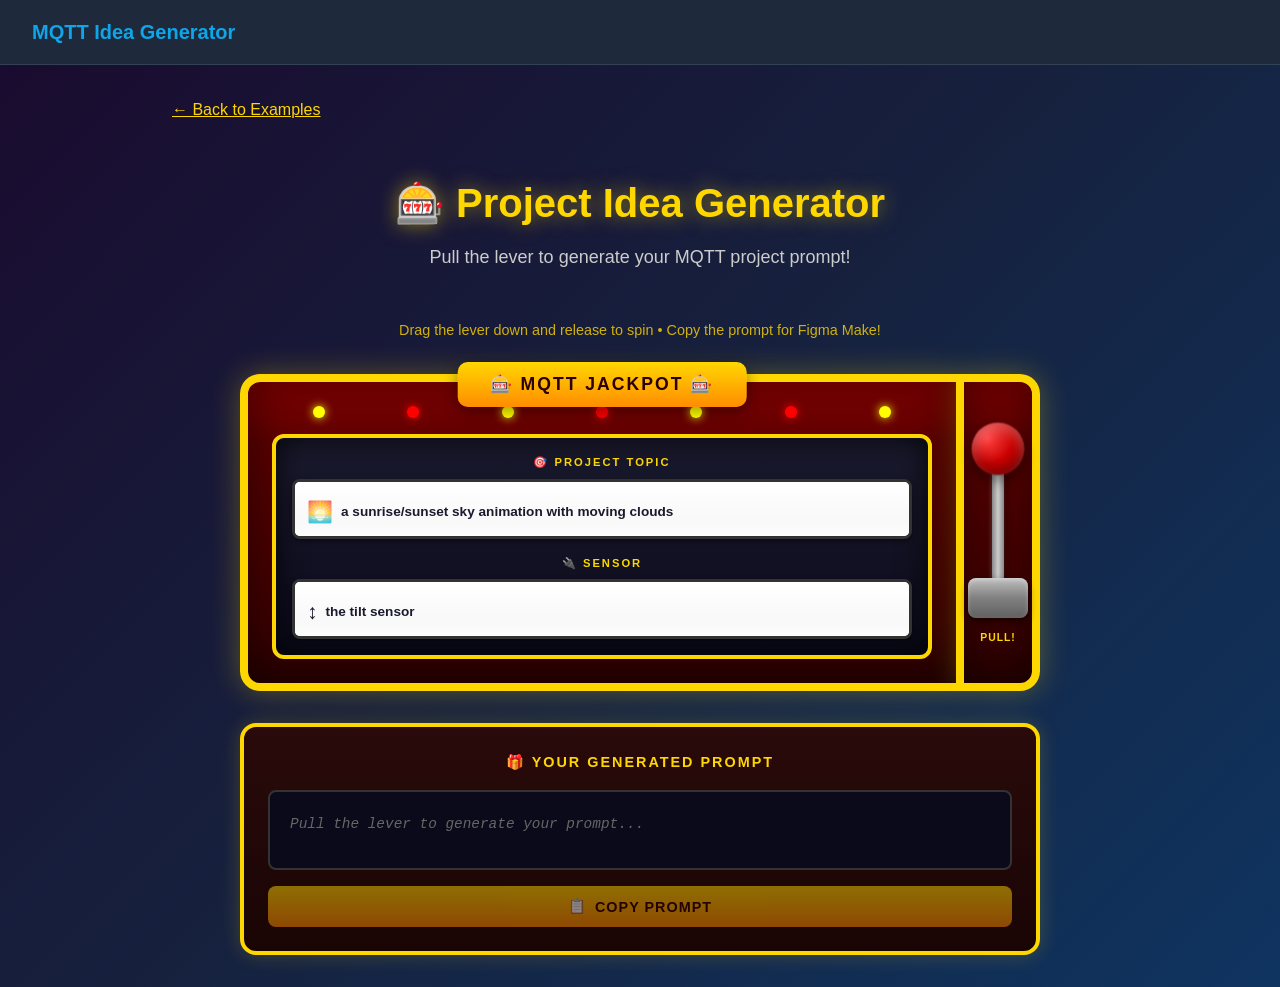
<file: pages/idea-generator.html>
<!DOCTYPE html>
<html lang="en">
<head>
    <meta charset="UTF-8">
    <meta name="viewport" content="width=device-width, initial-scale=1.0">
    <title>MQTT Idea Generator</title>
    <link rel="stylesheet" href="../css/styles.css">
    <style>
        body {
            background: linear-gradient(135deg, #1a0a2e 0%, #16213e 50%, #0f3460 100%);
            min-height: 100vh;
        }

        .container {
            max-width: 1000px;
        }

        .hero h1 {
            color: #ffd700;
            text-shadow: 0 0 20px rgba(255, 215, 0, 0.5);
        }

        .back-link {
            color: #ffd700;
        }

        .back-link:hover {
            color: #fff;
        }

        .slot-machine-wrapper {
            display: flex;
            justify-content: center;
            align-items: stretch;
            gap: 0;
            margin: 2rem auto;
            max-width: 800px;
        }

        .slot-machine {
            flex: 1;
            background: linear-gradient(180deg, #8B0000 0%, #5c0000 20%, #3d0000 80%, #2a0000 100%);
            border: 8px solid #ffd700;
            border-right: 4px solid #ffd700;
            border-radius: 20px 0 0 20px;
            padding: 1.5rem;
            box-shadow: 
                0 0 30px rgba(255, 215, 0, 0.3),
                inset 0 0 50px rgba(0, 0, 0, 0.5);
            position: relative;
        }

        .slot-machine::before {
            content: '🎰 MQTT JACKPOT 🎰';
            position: absolute;
            top: -20px;
            left: 50%;
            transform: translateX(-50%);
            background: linear-gradient(180deg, #ffd700, #ff8c00);
            color: #2a0000;
            padding: 0.5rem 2rem;
            border-radius: 10px;
            font-weight: 900;
            font-size: 1.1rem;
            letter-spacing: 2px;
            box-shadow: 0 4px 15px rgba(0, 0, 0, 0.4);
            white-space: nowrap;
        }

        .reels-container {
            display: flex;
            flex-direction: column;
            gap: 1rem;
            background: linear-gradient(180deg, #1a1a2e, #0a0a1a);
            border: 4px solid #ffd700;
            border-radius: 12px;
            padding: 1rem;
            box-shadow: inset 0 0 30px rgba(0, 0, 0, 0.8);
        }

        .reel {
            width: 100%;
        }

        .reel-label {
            text-align: center;
            font-size: 0.7rem;
            color: #ffd700;
            margin-bottom: 0.4rem;
            text-transform: uppercase;
            letter-spacing: 2px;
            font-weight: 700;
        }

        .reel-window {
            background: linear-gradient(180deg, #fff 0%, #f0f0f0 50%, #fff 100%);
            border: 3px solid #333;
            border-radius: 8px;
            height: 60px;
            overflow: hidden;
            position: relative;
            box-shadow: 
                inset 0 5px 15px rgba(0, 0, 0, 0.3),
                0 2px 5px rgba(0, 0, 0, 0.5);
        }

        .reel-window::before,
        .reel-window::after {
            content: '';
            position: absolute;
            left: 0;
            right: 0;
            height: 15px;
            z-index: 2;
            pointer-events: none;
        }

        .reel-window::before {
            top: 0;
            background: linear-gradient(to bottom, rgba(255,255,255,0.9), transparent);
        }

        .reel-window::after {
            bottom: 0;
            background: linear-gradient(to top, rgba(255,255,255,0.9), transparent);
        }

        .reel-strip {
            display: flex;
            flex-direction: column;
            transition: transform 0.1s ease-out;
        }

        .reel-strip.spinning {
            transition: none;
        }

        .reel-item {
            height: 60px;
            display: flex;
            align-items: center;
            justify-content: flex-start;
            padding: 0.5rem 0.75rem;
            text-align: left;
            font-size: 0.85rem;
            font-weight: 600;
            gap: 0.5rem;
            color: #1a1a2e;
            background: linear-gradient(180deg, #fff, #f5f5f5);
        }

        .reel-item .emoji {
            font-size: 1.3rem;
            flex-shrink: 0;
        }

        .reel-item span:last-child {
            line-height: 1.2;
        }

        /* Lever side panel */
        .lever-panel {
            width: 80px;
            background: linear-gradient(180deg, #8B0000 0%, #5c0000 20%, #3d0000 80%, #2a0000 100%);
            border: 8px solid #ffd700;
            border-left: 4px solid #ffd700;
            border-radius: 0 20px 20px 0;
            display: flex;
            flex-direction: column;
            align-items: center;
            justify-content: center;
            padding: 1rem 0.5rem;
            box-shadow: 
                0 0 30px rgba(255, 215, 0, 0.3),
                inset 0 0 50px rgba(0, 0, 0, 0.5);
            perspective: 500px;
            overflow: visible;
        }

        .lever-wrapper {
            position: relative;
            width: 50px;
            height: 200px;
            cursor: grab;
            user-select: none;
            -webkit-user-select: none;
            transform-style: preserve-3d;
        }

        .lever-wrapper:active {
            cursor: grabbing;
        }

        .lever-slot {
            display: none;
        }

        .lever-base {
            position: absolute;
            bottom: 0;
            left: 50%;
            transform: translateX(-50%);
            width: 60px;
            height: 40px;
            background: linear-gradient(180deg, #c0c0c0, #808080, #606060);
            border-radius: 8px;
            box-shadow: 
                0 4px 8px rgba(0,0,0,0.5),
                inset 0 2px 4px rgba(255,255,255,0.3);
        }

        .lever-arm {
            position: absolute;
            left: 50%;
            bottom: 35px;
            width: 12px;
            height: 130px;
            background: linear-gradient(to right, #888, #ccc, #888);
            transform-origin: center bottom;
            transform: translateX(-50%) rotateX(0deg);
            border-radius: 6px;
            transition: transform 0.1s ease-out;
            box-shadow: 
                2px 2px 8px rgba(0,0,0,0.4),
                -1px -1px 4px rgba(255,255,255,0.2);
            transform-style: preserve-3d;
        }

        .lever-arm.pulled {
            transform: translateX(-50%) rotateX(-50deg);
            transition: transform 0.15s ease-out;
        }

        .lever-arm.releasing {
            transform: translateX(-50%) rotateX(0deg);
            transition: transform 0.3s cubic-bezier(0.68, -0.55, 0.265, 1.55);
        }

        .lever-ball {
            position: absolute;
            top: -25px;
            left: 50%;
            transform: translateX(-50%) translateZ(25px);
            width: 50px;
            height: 50px;
            background: radial-gradient(circle at 30% 30%, #ff4444, #cc0000, #880000);
            border-radius: 50%;
            box-shadow: 
                0 6px 12px rgba(0,0,0,0.4),
                inset 0 -6px 12px rgba(0,0,0,0.3),
                inset 0 6px 12px rgba(255,255,255,0.3);
        }

        .lever-label {
            font-size: 0.65rem;
            color: #ffd700;
            text-align: center;
            margin-top: 0.75rem;
            text-transform: uppercase;
            letter-spacing: 1px;
            font-weight: 700;
        }

        .lever-wrapper.disabled {
            opacity: 0.5;
            cursor: not-allowed;
            pointer-events: none;
        }

        /* Decorative lights */
        .lights {
            display: flex;
            justify-content: space-around;
            margin-bottom: 1rem;
        }

        .light {
            width: 12px;
            height: 12px;
            border-radius: 50%;
            animation: blink 0.5s ease-in-out infinite alternate;
        }

        .light:nth-child(odd) { background: #ff0; box-shadow: 0 0 10px #ff0; }
        .light:nth-child(even) { background: #f00; box-shadow: 0 0 10px #f00; animation-delay: 0.25s; }

        .lights.spinning .light {
            animation: blink 0.1s ease-in-out infinite alternate;
        }

        @keyframes blink {
            0% { opacity: 0.4; }
            100% { opacity: 1; }
        }

        /* Prompt output */
        .prompt-output {
            margin-top: 2rem;
            background: linear-gradient(180deg, #2a0a0a, #1a0505);
            border: 4px solid #ffd700;
            border-radius: 16px;
            padding: 1.5rem;
            max-width: 800px;
            margin-left: auto;
            margin-right: auto;
            box-shadow: 0 0 20px rgba(255, 215, 0, 0.2);
        }

        .prompt-output h3 {
            font-size: 0.9rem;
            color: #ffd700;
            margin-bottom: 1rem;
            text-transform: uppercase;
            letter-spacing: 2px;
            text-align: center;
        }

        .prompt-text {
            background: #0a0a1a;
            border: 2px solid #333;
            border-radius: 8px;
            padding: 1.25rem;
            font-family: 'Monaco', 'Menlo', monospace;
            font-size: 0.9rem;
            line-height: 1.8;
            color: #f0f0f0;
            min-height: 80px;
        }

        .prompt-text .highlight {
            color: #ffd700;
            font-weight: 600;
        }

        .prompt-text .sensor {
            color: #00ff88;
            font-weight: 600;
        }

        .copy-button {
            margin-top: 1rem;
            width: 100%;
            padding: 0.75rem;
            background: linear-gradient(180deg, #ffd700, #ff8c00);
            color: #2a0000;
            border: none;
            border-radius: 8px;
            cursor: pointer;
            font-size: 0.9rem;
            font-weight: 700;
            transition: all 0.2s;
            display: flex;
            align-items: center;
            justify-content: center;
            gap: 0.5rem;
            text-transform: uppercase;
            letter-spacing: 1px;
        }

        .copy-button:hover {
            transform: scale(1.02);
            box-shadow: 0 0 15px rgba(255, 215, 0, 0.5);
        }

        .copy-button:disabled {
            opacity: 0.5;
            cursor: not-allowed;
            transform: none;
        }

        .copy-button.copied {
            background: linear-gradient(180deg, #00ff88, #00cc66);
        }

        .instructions {
            text-align: center;
            color: #ffd700;
            margin-bottom: 1rem;
            font-size: 0.9rem;
            opacity: 0.8;
        }

        /* Win animation */
        @keyframes jackpot {
            0%, 100% { transform: scale(1); }
            50% { transform: scale(1.02); }
        }

        .slot-machine-wrapper.winner {
            animation: jackpot 0.3s ease-in-out 3;
        }

        .winner .lights .light {
            animation: blink 0.08s ease-in-out infinite alternate;
        }
    </style>
</head>
<body>
    <nav class="navbar">
        <div class="nav-brand">MQTT Idea Generator</div>
    </nav>

    <main class="container">
        <a href="../index.html" class="back-link">← Back to Examples</a>
        
        <section class="hero">
            <h1>🎰 Project Idea Generator</h1>
            <p style="color: #ccc;">Pull the lever to generate your MQTT project prompt!</p>
        </section>

        <p class="instructions">
            Drag the lever down and release to spin • Copy the prompt for Figma Make!
        </p>

        <div class="slot-machine-wrapper" id="slotMachineWrapper">
            <div class="slot-machine">
                <div class="lights" id="lights">
                    <div class="light"></div>
                    <div class="light"></div>
                    <div class="light"></div>
                    <div class="light"></div>
                    <div class="light"></div>
                    <div class="light"></div>
                    <div class="light"></div>
                </div>
                
                <div class="reels-container">
                    <div class="reel">
                        <div class="reel-label">🎯 Project Topic</div>
                        <div class="reel-window" id="topicReel">
                            <div class="reel-strip" id="topicStrip"></div>
                        </div>
                    </div>
                    
                    <div class="reel">
                        <div class="reel-label">🔌 Sensor</div>
                        <div class="reel-window" id="sensorReel">
                            <div class="reel-strip" id="sensorStrip"></div>
                        </div>
                    </div>
                </div>
            </div>

            <div class="lever-panel">
                <div class="lever-wrapper" id="leverWrapper">
                    <div class="lever-slot"></div>
                    <div class="lever-arm" id="leverArm">
                        <div class="lever-ball"></div>
                    </div>
                    <div class="lever-base"></div>
                </div>
                <div class="lever-label">Pull!</div>
            </div>
        </div>

        <div class="prompt-output">
            <h3>🎁 Your Generated Prompt</h3>
            <div class="prompt-text" id="promptText">
                <em style="color: #666;">Pull the lever to generate your prompt...</em>
            </div>
            <button class="copy-button" id="copyBtn" disabled>
                <span>📋</span> Copy Prompt
            </button>
        </div>
    </main>

    <script>
        const topics = [
            { emoji: '🌅', text: 'a sunrise/sunset sky animation with moving clouds' },
            { emoji: '🌊', text: 'an ocean wave simulator with boats bobbing on the water' },
            { emoji: '🎠', text: 'a carousel/merry-go-round with spinning horses' },
            { emoji: '🌸', text: 'a flower garden where flowers bloom and close' },
            { emoji: '🎈', text: 'floating balloons that rise and pop' },
            { emoji: '🏔️', text: 'a mountain scene with moving cable cars' },
            { emoji: '🚂', text: 'a train that speeds up and slows down on tracks' },
            { emoji: '🎡', text: 'a ferris wheel with glowing cabins at night' },
            { emoji: '🌋', text: 'a volcano that erupts with lava particles' },
            { emoji: '🦋', text: 'butterflies that flutter around a meadow' },
            { emoji: '🌈', text: 'a rainbow that fades in and out with rain' },
            { emoji: '🎪', text: 'a circus tent with animated performers' },
            { emoji: '🏄', text: 'a surfer riding waves of different heights' },
            { emoji: '🎸', text: 'guitar strings that vibrate and make visual sound waves' },
            { emoji: '🌙', text: 'a starry night sky with shooting stars' },
            { emoji: '🐟', text: 'an aquarium with fish swimming at different speeds' },
            { emoji: '🎃', text: 'a jack-o-lantern with flickering candle glow' },
            { emoji: '❄️', text: 'a snow globe with swirling snowflakes' },
            { emoji: '🔥', text: 'a campfire with dancing flames and smoke' },
            { emoji: '🌻', text: 'sunflowers that follow a moving sun across the sky' },
            { emoji: '🎆', text: 'a fireworks display that launches on command' },
            { emoji: '🦜', text: 'birds that fly across the screen in formation' },
            { emoji: '⛵', text: 'a sailboat that tilts and moves with the wind' },
            { emoji: '🌪️', text: 'a tornado that grows and shrinks in intensity' },
            { emoji: '🎹', text: 'piano keys that light up and play notes visually' }
        ];

        const sensors = [
            // Hardware sensors
            { emoji: '↕️', text: 'the tilt sensor', desc: 'to control movement based on orientation' },
            { emoji: '🎚️', text: 'the potentiometer', desc: 'to smoothly control intensity or speed' },
            { emoji: '☀️', text: 'the LDR (light sensor)', desc: 'to react to ambient light levels' },
            { emoji: '🔘', text: 'button A', desc: 'to trigger actions on press' },
            { emoji: '⭕', text: 'button B', desc: 'to toggle states or modes' },
            { emoji: '🔘⭕', text: 'both buttons together', desc: 'for start/stop or dual controls' },
            { emoji: '↕️🎚️', text: 'the tilt sensor combined with the potentiometer', desc: 'for direction and speed control' },
            { emoji: '☀️🎚️', text: 'the LDR combined with the potentiometer', desc: 'mixing environmental and manual input' },
            { emoji: '↕️☀️', text: 'the tilt sensor combined with the LDR', desc: 'for motion and light-reactive behavior' },
            // Phone sensors
            { emoji: '📱', text: 'the phone accelerometer (phone/sensors/accelerometer)', desc: 'to detect phone movement and shaking' },
            { emoji: '🔄', text: 'the phone gyroscope (phone/sensors/gyroscope)', desc: 'to track phone rotation speed' },
            { emoji: '🧭', text: 'the phone magnetometer (phone/sensors/magnetometer)', desc: 'to detect compass direction and magnetic fields' },
            { emoji: '📐', text: 'the phone rotation sensor (phone/sensors/rotation)', desc: 'to control with phone tilt (pitch, yaw, roll)' },
            { emoji: '🎤', text: 'the phone microphone (phone/sensors/microphone)', desc: 'to react to sound levels and volume' },
            { emoji: '🌡️', text: 'the phone barometer (phone/sensors/barometer)', desc: 'to detect air pressure changes' },
            { emoji: '👟', text: 'the phone pedometer (phone/sensors/pedometer)', desc: 'to count steps and track walking' },
            { emoji: '📱↕️', text: 'phone rotation combined with hardware tilt', desc: 'for dual-device orientation control' },
            { emoji: '🎤🎚️', text: 'phone microphone combined with potentiometer', desc: 'for sound-reactive intensity control' }
        ];

        const BROKER = 'wss://mqtt-public.xiduzo.com:443/mqtt';
        
        let isSpinning = false;
        let currentTopic = null;
        let currentSensor = null;

        const topicStrip = document.getElementById('topicStrip');
        const sensorStrip = document.getElementById('sensorStrip');
        const promptText = document.getElementById('promptText');
        const copyBtn = document.getElementById('copyBtn');
        const leverWrapper = document.getElementById('leverWrapper');
        const leverArm = document.getElementById('leverArm');
        const lights = document.getElementById('lights');
        const slotMachineWrapper = document.getElementById('slotMachineWrapper');

        // Initialize reels
        function initReels() {
            const topicItems = [...topics, ...topics, ...topics, ...topics];
            const sensorItems = [...sensors, ...sensors, ...sensors, ...sensors];

            topicStrip.innerHTML = topicItems.map(t => `
                <div class="reel-item">
                    <span class="emoji">${t.emoji}</span>
                    <span>${t.text}</span>
                </div>
            `).join('');

            sensorStrip.innerHTML = sensorItems.map(s => `
                <div class="reel-item">
                    <span class="emoji">${s.emoji}</span>
                    <span>${s.text}</span>
                </div>
            `).join('');
        }

        function spin() {
            if (isSpinning) return;
            
            isSpinning = true;
            leverWrapper.classList.add('disabled');
            lights.classList.add('spinning');
            copyBtn.disabled = true;

            const topicIndex = Math.floor(Math.random() * topics.length);
            const sensorIndex = Math.floor(Math.random() * sensors.length);

            currentTopic = topics[topicIndex];
            currentSensor = sensors[sensorIndex];

            const itemHeight = 60;
            const spins = 3;
            
            topicStrip.classList.add('spinning');
            sensorStrip.classList.add('spinning');

            let topicPos = 0;
            let sensorPos = 0;
            const topicTarget = (spins * topics.length + topicIndex) * itemHeight;
            const sensorTarget = (spins * sensors.length + sensorIndex) * itemHeight;
            
            const duration = 2500;
            const startTime = Date.now();

            function animate() {
                const elapsed = Date.now() - startTime;
                const progress = Math.min(elapsed / duration, 1);
                const eased = 1 - Math.pow(1 - progress, 3);
                
                topicPos = eased * topicTarget;
                sensorPos = eased * sensorTarget;

                topicStrip.style.transform = `translateY(-${topicPos % (topics.length * itemHeight)}px)`;
                sensorStrip.style.transform = `translateY(-${sensorPos % (sensors.length * itemHeight)}px)`;

                if (progress < 1) {
                    requestAnimationFrame(animate);
                } else {
                    finishSpin(topicIndex, sensorIndex);
                }
            }

            requestAnimationFrame(animate);
        }

        function finishSpin(topicIndex, sensorIndex) {
            topicStrip.classList.remove('spinning');
            sensorStrip.classList.remove('spinning');
            
            topicStrip.style.transform = `translateY(-${topicIndex * 60}px)`;
            sensorStrip.style.transform = `translateY(-${sensorIndex * 60}px)`;

            // Winner animation
            slotMachineWrapper.classList.add('winner');
            setTimeout(() => slotMachineWrapper.classList.remove('winner'), 1000);

            generatePrompt();

            isSpinning = false;
            leverWrapper.classList.remove('disabled');
            lights.classList.remove('spinning');
            copyBtn.disabled = false;
        }

        function generatePrompt() {
            const promptString = `Using MQTT with the broker \`${BROKER}\` build me ${currentTopic.text} using ${currentSensor.text} ${currentSensor.desc}.`;
            
            promptText.innerHTML = `
                Using MQTT with the broker <span class="highlight">\`${BROKER}\`</span> build me 
                <span class="highlight">${currentTopic.text}</span> 
                using <span class="sensor">${currentSensor.text}</span> ${currentSensor.desc}.
            `;

            promptText.dataset.plainText = promptString;
        }

        async function copyPrompt() {
            const text = promptText.dataset.plainText;
            if (!text) return;

            try {
                await navigator.clipboard.writeText(text);
                copyBtn.classList.add('copied');
                copyBtn.innerHTML = '<span>✅</span> Copied!';
                
                setTimeout(() => {
                    copyBtn.classList.remove('copied');
                    copyBtn.innerHTML = '<span>📋</span> Copy Prompt';
                }, 2000);
            } catch (err) {
                console.error('Failed to copy:', err);
            }
        }

        copyBtn.addEventListener('click', copyPrompt);

        // Lever interaction
        let isDragging = false;
        let startY = 0;
        let leverPulled = false;

        function handleLeverStart(e) {
            if (isSpinning) return;
            isDragging = true;
            startY = e.type.includes('touch') ? e.touches[0].clientY : e.clientY;
            e.preventDefault();
        }

        function handleLeverMove(e) {
            if (!isDragging || isSpinning) return;
            
            const currentY = e.type.includes('touch') ? e.touches[0].clientY : e.clientY;
            const deltaY = currentY - startY;
            
            if (deltaY > 40 && !leverPulled) {
                leverPulled = true;
                leverArm.classList.add('pulled');
            }
        }

        function handleLeverEnd() {
            if (!isDragging) return;
            isDragging = false;
            
            if (leverPulled && !isSpinning) {
                leverArm.classList.remove('pulled');
                leverArm.classList.add('releasing');
                
                setTimeout(() => {
                    leverArm.classList.remove('releasing');
                    spin();
                }, 150);
            }
            
            leverPulled = false;
        }

        leverWrapper.addEventListener('mousedown', handleLeverStart);
        document.addEventListener('mousemove', handleLeverMove);
        document.addEventListener('mouseup', handleLeverEnd);

        leverWrapper.addEventListener('touchstart', handleLeverStart, { passive: false });
        document.addEventListener('touchmove', handleLeverMove, { passive: false });
        document.addEventListener('touchend', handleLeverEnd);

        initReels();
    </script>
</body>
</html>
</file>
<file: css/styles.css>
* {
    margin: 0;
    padding: 0;
    box-sizing: border-box;
}

:root {
    --primary: #0ea5e9;
    --primary-dark: #0284c7;
    --secondary: #64748b;
    --success: #22c55e;
    --danger: #ef4444;
    --warning: #f59e0b;
    --bg: #0f172a;
    --bg-light: #1e293b;
    --text: #f1f5f9;
    --text-muted: #94a3b8;
    --border: #334155;
}

body {
    font-family: -apple-system, BlinkMacSystemFont, 'Segoe UI', Roboto, sans-serif;
    background: var(--bg);
    color: var(--text);
    line-height: 1.6;
    min-height: 100vh;
}

/* Navbar */
.navbar {
    display: flex;
    justify-content: space-between;
    align-items: center;
    padding: 1rem 2rem;
    background: var(--bg-light);
    border-bottom: 1px solid var(--border);
    position: relative;
    z-index: 1000;
}

.nav-brand {
    font-size: 1.25rem;
    font-weight: 600;
    color: var(--primary);
    text-decoration: none;
    cursor: pointer;
}

a.nav-brand:hover {
    opacity: 0.85;
}

/* Examples dropdown */
.nav-dropdown {
    position: relative;
}

.nav-dropdown-toggle {
    background: none;
    border: 1px solid var(--border);
    border-radius: 8px;
    color: var(--text-muted);
    font: inherit;
    padding: 0.4rem 0.8rem;
    cursor: pointer;
    transition: color 0.2s, border-color 0.2s;
}

.nav-dropdown-toggle:hover {
    color: var(--primary);
    border-color: var(--primary);
}

.nav-dropdown-menu {
    position: absolute;
    top: calc(100% + 0.5rem);
    right: 0;
    min-width: 180px;
    list-style: none;
    margin: 0;
    padding: 0.4rem;
    background: var(--bg-light);
    border: 1px solid var(--border);
    border-radius: 10px;
    box-shadow: 0 8px 24px rgba(0, 0, 0, 0.35);
    display: none;
    z-index: 1001;
    max-height: 70vh;
    overflow-y: auto;
}

.nav-dropdown.open .nav-dropdown-menu {
    display: block;
}

.nav-dropdown-menu li {
    list-style: none;
}

.nav-dropdown-menu a {
    display: block;
    padding: 0.5rem 0.75rem;
    border-radius: 6px;
    color: var(--text-muted);
    text-decoration: none;
    white-space: nowrap;
    transition: background 0.15s, color 0.15s;
}

.nav-dropdown-menu a:hover,
.nav-dropdown-menu a.active {
    color: var(--primary);
    background: rgba(225, 29, 72, 0.12);
}

.nav-links {
    display: flex;
    list-style: none;
    gap: 1.5rem;
}

.nav-links a {
    color: var(--text-muted);
    text-decoration: none;
    transition: color 0.2s;
}

.nav-links a:hover,
.nav-links a.active {
    color: var(--primary);
}

.nav-status {
    display: flex;
    align-items: center;
    gap: 0.5rem;
    font-size: 0.875rem;
    color: var(--text-muted);
}

/* Container */
.container {
    max-width: 1200px;
    margin: 0 auto;
    padding: 2rem;
}

/* Hero */
.hero {
    text-align: center;
    padding: 3rem 0;
}

.hero h1 {
    font-size: 2.5rem;
    margin-bottom: 0.5rem;
}

.hero p {
    color: var(--text-muted);
    font-size: 1.125rem;
}

/* Connection Status */
.connection-status {
    background: var(--bg-light);
    border-radius: 8px;
    padding: 1.5rem;
    margin-bottom: 2rem;
}

.connection-status h2 {
    font-size: 1.25rem;
    margin-bottom: 1rem;
}

.status-indicator {
    display: flex;
    align-items: center;
    gap: 0.5rem;
    margin-bottom: 1rem;
}

.status-dot {
    width: 12px;
    height: 12px;
    border-radius: 50%;
    background: var(--danger);
    transition: background 0.3s;
}

.status-dot.connected {
    background: var(--success);
}

.status-dot.connecting {
    background: var(--warning);
    animation: pulse 1s infinite;
}

@keyframes pulse {
    0%, 100% { opacity: 1; }
    50% { opacity: 0.5; }
}

/* Buttons */
.btn {
    padding: 0.5rem 1rem;
    border: none;
    border-radius: 6px;
    font-size: 0.875rem;
    cursor: pointer;
    transition: all 0.2s;
    margin-right: 0.5rem;
}

.btn:disabled {
    opacity: 0.5;
    cursor: not-allowed;
}

.btn-primary {
    background: var(--primary);
    color: white;
}

.btn-primary:hover:not(:disabled) {
    background: var(--primary-dark);
}

.btn-secondary {
    background: var(--secondary);
    color: white;
}

.btn-secondary:hover:not(:disabled) {
    background: #475569;
}

/* Examples Grid */
.examples-grid {
    display: grid;
    grid-template-columns: repeat(auto-fill, minmax(280px, 1fr));
    gap: 1.5rem;
}

.example-card {
    background: var(--bg-light);
    border: 1px solid var(--border);
    border-radius: 8px;
    padding: 1.5rem;
    text-decoration: none;
    color: var(--text);
    transition: all 0.2s;
}

.example-card:hover {
    border-color: var(--primary);
    transform: translateY(-2px);
}

.example-card h3 {
    margin-bottom: 0.5rem;
}

.example-card p {
    color: var(--text-muted);
    font-size: 0.875rem;
}

/* Message Log */
.message-log {
    background: var(--bg);
    border: 1px solid var(--border);
    border-radius: 6px;
    padding: 1rem;
    max-height: 300px;
    overflow-y: auto;
    font-family: 'Monaco', 'Menlo', monospace;
    font-size: 0.875rem;
}

.message-log .message {
    padding: 0.25rem 0;
    border-bottom: 1px solid var(--border);
}

.message-log .message:last-child {
    border-bottom: none;
}

.message-log .timestamp {
    color: var(--text-muted);
    margin-right: 0.5rem;
}

.message-log .topic {
    color: var(--primary);
    margin-right: 0.5rem;
}


/* Sensor Display */
.sensor-display {
    margin-top: 2rem;
}

.sensor-card {
    background: var(--bg-light);
    border: 1px solid var(--border);
    border-radius: 12px;
    padding: 2rem;
    text-align: center;
    max-width: 400px;
    margin: 0 auto;
}

.sensor-card h2 {
    font-size: 1.25rem;
    color: var(--text-muted);
    margin-bottom: 1rem;
}

.sensor-value {
    font-size: 4rem;
    font-weight: 700;
    color: var(--primary);
    font-family: 'Monaco', 'Menlo', monospace;
    margin-bottom: 1.5rem;
}

.sensor-bar {
    height: 12px;
    background: var(--bg);
    border-radius: 6px;
    overflow: hidden;
    margin-bottom: 1rem;
}

.sensor-bar-fill {
    height: 100%;
    background: linear-gradient(90deg, var(--primary), var(--success));
    width: 0%;
    transition: width 0.3s ease;
    border-radius: 6px;
}

.sensor-topic {
    color: var(--text-muted);
    font-size: 0.875rem;
}

.sensor-topic code {
    background: var(--bg);
    padding: 0.25rem 0.5rem;
    border-radius: 4px;
    font-family: 'Monaco', 'Menlo', monospace;
}
</file>
